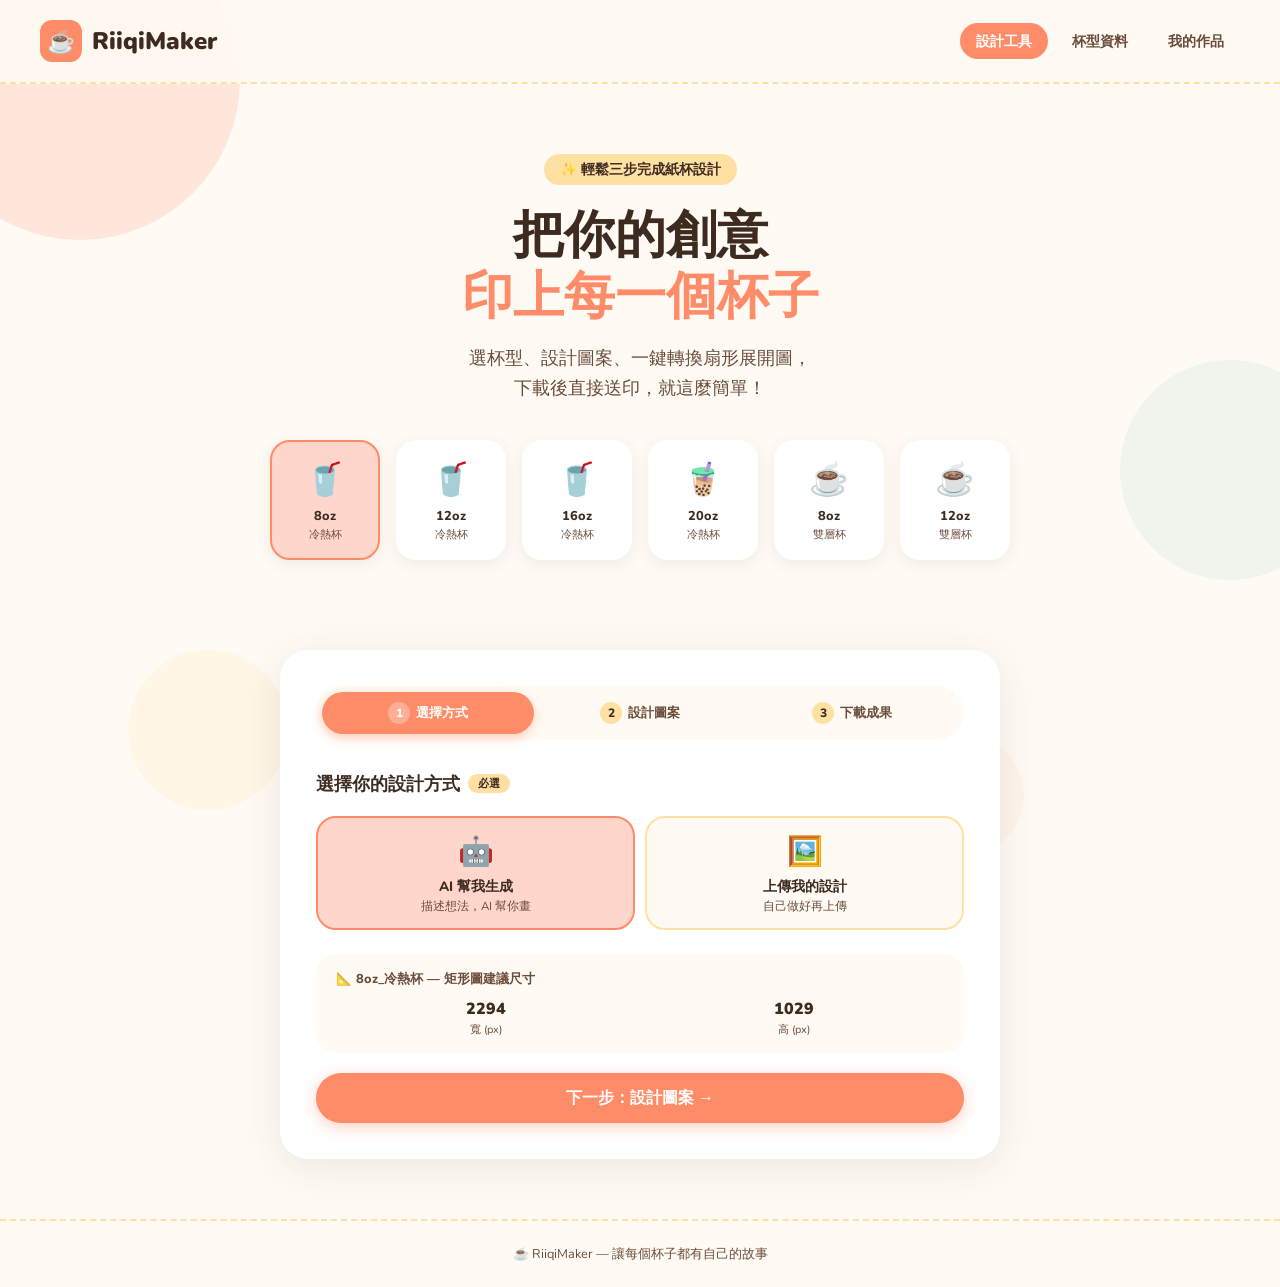
<file: demo.html>
<!DOCTYPE html>
<html lang="zh-TW">
<head>
  <meta charset="UTF-8">
  <meta name="viewport" content="width=device-width, initial-scale=1.0">
  <title>RiiqiMaker ☕</title>
  <link href="https://fonts.googleapis.com/css2?family=Nunito:wght@400;600;700;800;900&display=swap" rel="stylesheet">
  <style>
    *, *::before, *::after { box-sizing: border-box; margin: 0; padding: 0; }

    :root {
      --cream:   #FFFBF4;
      --orange:  #FF8C69;
      --orange2: #FF6B45;
      --green:   #A8D8C8;
      --green2:  #7EC8B0;
      --brown:   #3D2B1F;
      --brown2:  #6B4C3B;
      --yellow:  #FFE0A3;
      --pink:    #FFD6CC;
      --radius:  20px;
    }

    body {
      font-family: 'Nunito', sans-serif;
      background: var(--cream);
      color: var(--brown);
      min-height: 100vh;
      overflow-x: hidden;
    }

    /* ── 背景裝飾泡泡 ── */
    .bg-blobs {
      position: fixed; inset: 0; pointer-events: none; z-index: 0;
    }
    .blob {
      position: absolute; border-radius: 50%; opacity: .18;
      animation: float 8s ease-in-out infinite;
    }
    .blob-1 { width:320px; height:320px; background:var(--orange); top:-80px; left:-80px; animation-delay:0s; }
    .blob-2 { width:220px; height:220px; background:var(--green);  top:40%;  right:-60px; animation-delay:2s; }
    .blob-3 { width:160px; height:160px; background:var(--yellow); bottom:10%; left:10%;  animation-delay:4s; }
    .blob-4 { width:120px; height:120px; background:var(--pink);   bottom:5%; right:20%; animation-delay:1s; }

    @keyframes float {
      0%,100% { transform: translateY(0) scale(1); }
      50%      { transform: translateY(-20px) scale(1.05); }
    }

    /* ── Header ── */
    header {
      position: relative; z-index: 10;
      display: flex; align-items: center; justify-content: space-between;
      padding: 20px 40px;
      background: rgba(255,251,244,.85);
      backdrop-filter: blur(10px);
      border-bottom: 2px dashed var(--yellow);
    }
    .logo {
      display: flex; align-items: center; gap: 10px;
      font-size: 1.5rem; font-weight: 900; color: var(--brown);
    }
    .logo-icon {
      width: 42px; height: 42px;
      background: var(--orange); border-radius: 12px;
      display: flex; align-items: center; justify-content: center;
      font-size: 1.4rem;
      transition: transform .3s;
    }
    .logo:hover .logo-icon { transform: rotate(-15deg) scale(1.1); }

    nav { display: flex; gap: 8px; }
    nav a {
      text-decoration: none; color: var(--brown2);
      font-weight: 700; font-size: .9rem;
      padding: 8px 16px; border-radius: 30px;
      transition: all .25s; white-space: nowrap;
    }
    nav a:hover { background: var(--yellow); color: var(--brown); }
    nav a.active { background: var(--orange); color: #fff; }

    /* ── 漢堡選單 ── */
    .hamburger {
      display: none; flex-direction: column; gap: 5px;
      cursor: pointer; padding: 6px; border-radius: 10px;
      transition: background .2s;
    }
    .hamburger:hover { background: var(--yellow); }
    .hamburger span {
      display: block; width: 22px; height: 2.5px;
      background: var(--brown); border-radius: 4px;
      transition: all .3s;
    }
    .hamburger.open span:nth-child(1) { transform: translateY(7.5px) rotate(45deg); }
    .hamburger.open span:nth-child(2) { opacity: 0; }
    .hamburger.open span:nth-child(3) { transform: translateY(-7.5px) rotate(-45deg); }

    .mobile-menu {
      display: none; position: absolute; top: 100%; left: 0; right: 0;
      background: rgba(255,251,244,.97); backdrop-filter: blur(10px);
      border-bottom: 2px dashed var(--yellow);
      flex-direction: column; padding: 12px 16px 16px; gap: 4px;
      z-index: 99;
    }
    .mobile-menu.open { display: flex; }
    .mobile-menu a {
      text-decoration: none; color: var(--brown2);
      font-weight: 700; font-size: 1rem;
      padding: 12px 16px; border-radius: 14px;
      transition: all .2s;
    }
    .mobile-menu a:hover,
    .mobile-menu a.active { background: var(--pink); color: var(--brown); }
    .mobile-menu a.active { color: var(--orange); }

    /* ── Hero ── */
    .hero {
      position: relative; z-index: 5;
      text-align: center;
      padding: 70px 20px 50px;
    }
    .hero-badge {
      display: inline-block;
      background: var(--yellow); color: var(--brown);
      font-weight: 800; font-size: .85rem;
      padding: 6px 16px; border-radius: 30px;
      margin-bottom: 20px;
      animation: badge-bounce .6s ease-out;
    }
    @keyframes badge-bounce {
      0%   { transform: scale(.5); opacity:0; }
      70%  { transform: scale(1.1); }
      100% { transform: scale(1);   opacity:1; }
    }
    .hero h1 {
      font-size: clamp(2rem, 5vw, 3.2rem);
      font-weight: 900; line-height: 1.2;
      margin-bottom: 16px;
    }
    .hero h1 span { color: var(--orange); }
    .hero p {
      font-size: 1.1rem; color: var(--brown2);
      max-width: 480px; margin: 0 auto 36px;
      line-height: 1.7;
    }
    .hero-cups {
      display: flex; justify-content: center; gap: 16px;
      margin-bottom: 40px; flex-wrap: wrap;
    }
    .cup-card {
      background: #fff; border-radius: var(--radius);
      padding: 16px 20px; cursor: pointer;
      border: 2px solid transparent;
      transition: all .25s;
      box-shadow: 0 4px 16px rgba(61,43,31,.08);
      min-width: 110px; text-align: center;
    }
    .cup-card:hover {
      border-color: var(--orange);
      transform: translateY(-4px);
      box-shadow: 0 8px 24px rgba(255,140,105,.25);
    }
    .cup-card.selected {
      border-color: var(--orange);
      background: var(--pink);
    }
    .cup-card .cup-emoji { font-size: 2rem; display: block; margin-bottom: 6px; }
    .cup-card .cup-name { font-size: .8rem; font-weight: 800; color: var(--brown); }
    .cup-card .cup-type { font-size: .7rem; color: var(--brown2); margin-top: 2px; }

    /* ── Main Card ── */
    .main-container {
      position: relative; z-index: 5;
      max-width: 760px; margin: 0 auto 60px;
      padding: 0 20px;
    }
    .card {
      background: #fff;
      border-radius: 28px;
      padding: 36px;
      box-shadow: 0 8px 40px rgba(61,43,31,.10);
    }

    /* ── Steps ── */
    .steps {
      display: flex; gap: 0; margin-bottom: 32px;
      background: var(--cream); border-radius: 50px;
      padding: 6px; position: relative;
    }
    .step-btn {
      flex: 1; padding: 10px 8px; border: none; background: none;
      border-radius: 40px; cursor: pointer;
      font-family: 'Nunito', sans-serif;
      font-weight: 800; font-size: .82rem;
      color: var(--brown2); transition: all .25s;
      display: flex; align-items: center; justify-content: center; gap: 6px;
    }
    .step-btn.active {
      background: var(--orange); color: #fff;
      box-shadow: 0 4px 12px rgba(255,140,105,.4);
    }
    .step-btn .step-num {
      width: 22px; height: 22px; border-radius: 50%;
      background: rgba(255,255,255,.3);
      display: flex; align-items: center; justify-content: center;
      font-size: .75rem;
    }
    .step-btn:not(.active) .step-num {
      background: var(--yellow);
      color: var(--brown);
    }

    /* ── Section title ── */
    .section-title {
      font-size: 1.1rem; font-weight: 900;
      margin-bottom: 20px; display: flex; align-items: center; gap: 8px;
    }
    .section-title .tag {
      background: var(--yellow); color: var(--brown);
      font-size: .7rem; padding: 2px 10px; border-radius: 20px;
    }

    /* ── Input mode tabs ── */
    .mode-tabs {
      display: flex; gap: 10px; margin-bottom: 24px;
    }
    .mode-tab {
      flex: 1; padding: 14px; border-radius: var(--radius);
      border: 2px solid var(--yellow); background: var(--cream);
      cursor: pointer; text-align: center;
      transition: all .25s; font-family: 'Nunito', sans-serif;
    }
    .mode-tab:hover { border-color: var(--orange); background: var(--pink); }
    .mode-tab.active { border-color: var(--orange); background: var(--pink); }
    .mode-tab .mode-icon { font-size: 1.8rem; display: block; margin-bottom: 6px; }
    .mode-tab .mode-label { font-size: .85rem; font-weight: 800; color: var(--brown); }
    .mode-tab .mode-desc  { font-size: .72rem; color: var(--brown2); margin-top: 2px; }

    /* ── Form ── */
    .form-group { margin-bottom: 18px; }
    .form-group label {
      display: block; font-size: .85rem; font-weight: 800;
      margin-bottom: 7px; color: var(--brown);
    }
    .form-group label span { color: var(--orange); }
    .form-group input,
    .form-group textarea,
    .form-group select {
      width: 100%; padding: 12px 16px;
      border: 2px solid var(--yellow); border-radius: 14px;
      font-family: 'Nunito', sans-serif; font-size: .95rem;
      background: var(--cream); color: var(--brown);
      outline: none; transition: border-color .2s;
      resize: none;
    }
    .form-group input:focus,
    .form-group textarea:focus,
    .form-group select:focus { border-color: var(--orange); background: #fff; }

    /* ── Info box ── */
    .info-box {
      background: var(--yellow); border-radius: 14px;
      padding: 14px 18px; margin-bottom: 20px;
      display: flex; align-items: flex-start; gap: 10px;
      font-size: .85rem; line-height: 1.6;
    }
    .info-box .icon { font-size: 1.2rem; flex-shrink: 0; }

    /* ── Upload zone ── */
    .upload-zone {
      border: 2.5px dashed var(--orange);
      border-radius: var(--radius); padding: 40px 20px;
      text-align: center; cursor: pointer;
      transition: all .25s; background: var(--cream);
    }
    .upload-zone:hover { background: var(--pink); }
    .upload-zone .upload-icon { font-size: 2.5rem; margin-bottom: 10px; display: block; }
    .upload-zone .upload-text { font-weight: 800; font-size: 1rem; color: var(--brown); }
    .upload-zone .upload-hint { font-size: .78rem; color: var(--brown2); margin-top: 6px; }

    /* ── Btn ── */
    .btn {
      display: inline-flex; align-items: center; justify-content: center; gap: 8px;
      padding: 14px 28px; border-radius: 50px;
      font-family: 'Nunito', sans-serif; font-weight: 800; font-size: 1rem;
      cursor: pointer; border: none; transition: all .25s;
      text-decoration: none;
    }
    .btn-primary {
      background: var(--orange); color: #fff;
      box-shadow: 0 4px 16px rgba(255,140,105,.4);
      width: 100%; margin-top: 8px;
    }
    .btn-primary:hover {
      background: var(--orange2);
      transform: translateY(-2px);
      box-shadow: 0 8px 24px rgba(255,140,105,.5);
    }
    .btn-primary:active { transform: scale(.97); }

    .btn-secondary {
      background: var(--green); color: var(--brown);
      box-shadow: 0 4px 12px rgba(168,216,200,.4);
    }
    .btn-secondary:hover { background: var(--green2); transform: translateY(-2px); }

    .btn-outline {
      background: #fff; color: var(--brown);
      border: 2px solid var(--yellow);
    }
    .btn-outline:hover { border-color: var(--orange); background: var(--pink); }

    /* ── Result section ── */
    .result-section { display: none; }
    .result-section.show { display: block; }

    .result-grid {
      display: grid; grid-template-columns: 1fr 1fr; gap: 16px;
      margin-bottom: 20px;
    }
    .result-card {
      border-radius: var(--radius); overflow: hidden;
      border: 2px solid var(--yellow);
      transition: transform .25s;
    }
    .result-card:hover { transform: translateY(-3px); }
    .result-preview {
      height: 160px; background: linear-gradient(135deg, var(--yellow) 0%, var(--pink) 100%);
      display: flex; align-items: center; justify-content: center;
      font-size: 3rem;
    }
    .result-info {
      padding: 12px 14px; background: #fff;
    }
    .result-info .file-name {
      font-size: .72rem; font-weight: 700; color: var(--brown2);
      margin-bottom: 10px; word-break: break-all;
    }
    .result-info .btn { font-size: .8rem; padding: 8px 16px; width: 100%; }

    /* ── Progress ── */
    .progress-wrap { display: none; }
    .progress-wrap.show { display: block; }
    .progress-bar-bg {
      background: var(--yellow); border-radius: 50px; height: 12px;
      overflow: hidden; margin: 12px 0;
    }
    .progress-bar-fill {
      height: 100%; background: var(--orange); border-radius: 50px;
      width: 0%; transition: width .4s ease;
    }
    .progress-msg {
      font-size: .85rem; color: var(--brown2); font-weight: 700;
      text-align: center;
    }

    /* ── Success ── */
    .success-badge {
      display: none; background: var(--green); color: var(--brown);
      border-radius: 14px; padding: 12px 16px;
      font-weight: 800; font-size: .9rem;
      align-items: center; gap: 8px; margin-bottom: 16px;
    }
    .success-badge.show { display: flex; }

    /* ── Cup spec ── */
    .spec-box {
      display: none; background: var(--cream);
      border-radius: var(--radius); padding: 16px 20px; margin-top: 16px;
    }
    .spec-box.show { display: block; }
    .spec-title { font-size: .8rem; font-weight: 800; margin-bottom: 10px; color: var(--brown2); }
    .spec-grid { display: grid; grid-template-columns: repeat(3, 1fr); gap: 8px; }
    .spec-item { text-align: center; }
    .spec-item .val { font-size: 1rem; font-weight: 900; color: var(--brown); }
    .spec-item .key { font-size: .68rem; color: var(--brown2); margin-top: 2px; }

    /* ── Divider ── */
    .divider {
      border: none; border-top: 2px dashed var(--yellow);
      margin: 24px 0;
    }

    /* ── Footer ── */
    footer {
      position: relative; z-index: 5;
      text-align: center; padding: 24px;
      font-size: .8rem; color: var(--brown2);
      border-top: 2px dashed var(--yellow);
    }

    /* ── Wobble animation ── */
    @keyframes wobble {
      0%,100% { transform: rotate(0deg); }
      25%      { transform: rotate(-8deg); }
      75%      { transform: rotate(8deg); }
    }
    .wobble { animation: wobble .5s ease; }

    /* ── Responsive ── */
    @media(max-width:600px) {
      /* Header */
      header { padding: 12px 16px; }
      .logo { font-size: 1.1rem; white-space: nowrap; }
      .logo-icon { width: 34px; height: 34px; font-size: 1.1rem; }
      #desktopNav { display: none; }
      .hamburger { display: flex; }

      /* Hero */
      .hero { padding: 40px 16px 30px; }
      .hero p { font-size: .95rem; }

      /* Cup cards — horizontal scroll */
      .hero-cups {
        flex-wrap: nowrap;
        overflow-x: auto;
        justify-content: flex-start;
        padding: 4px 16px 12px;
        gap: 10px;
        -webkit-overflow-scrolling: touch;
        scrollbar-width: none;
      }
      .hero-cups::-webkit-scrollbar { display: none; }
      .cup-card { min-width: 90px; flex-shrink: 0; padding: 12px 14px; }
      .cup-card .cup-emoji { font-size: 1.6rem; }

      /* Main card */
      .main-container { padding: 0 12px; }
      .card { padding: 20px 16px; border-radius: 20px; }

      /* Steps */
      .steps { gap: 4px; }
      .step-btn { font-size: .72rem; padding: 8px 4px; gap: 4px; }
      .step-btn .step-num { width: 18px; height: 18px; font-size: .65rem; }

      /* Mode tabs */
      .mode-tabs { flex-direction: column; gap: 8px; }
      .mode-tab { display: flex; align-items: center; gap: 12px; text-align: left; padding: 12px 16px; }
      .mode-tab .mode-icon { font-size: 1.4rem; display: inline; margin-bottom: 0; flex-shrink: 0; }

      /* Form */
      .form-group input,
      .form-group textarea,
      .form-group select { font-size: .9rem; padding: 10px 14px; }

      /* Upload */
      .upload-zone { padding: 28px 16px; }

      /* Results */
      .result-grid { grid-template-columns: 1fr; }
      .result-preview { height: 130px; }

      /* Spec */
      .spec-grid { grid-template-columns: repeat(2, 1fr); }

      /* Btn */
      .btn { font-size: .9rem; padding: 12px 20px; }
    }

    /* 超小螢幕 320px */
    @media(max-width:360px) {
      .step-btn span:not(.step-num) { display: none; }
      .step-btn { justify-content: center; }
    }
  </style>
</head>
<body>

<!-- 背景泡泡 -->
<div class="bg-blobs">
  <div class="blob blob-1"></div>
  <div class="blob blob-2"></div>
  <div class="blob blob-3"></div>
  <div class="blob blob-4"></div>
</div>

<!-- Header -->
<header style="position:relative">
  <div class="logo">
    <div class="logo-icon">☕</div>
    RiiqiMaker
  </div>
  <!-- 桌面導覽 -->
  <nav id="desktopNav">
    <a href="#" class="active">設計工具</a>
    <a href="#">杯型資料</a>
    <a href="#">我的作品</a>
  </nav>
  <!-- 手機漢堡 -->
  <div class="hamburger" id="hamburger" onclick="toggleMenu()">
    <span></span><span></span><span></span>
  </div>
  <!-- 手機展開選單 -->
  <div class="mobile-menu" id="mobileMenu">
    <a href="#" class="active">設計工具</a>
    <a href="#">杯型資料</a>
    <a href="#">我的作品</a>
  </div>
</header>

<!-- Hero -->
<section class="hero">
  <div class="hero-badge">✨ 輕鬆三步完成紙杯設計</div>
  <h1>把你的創意<br><span>印上每一個杯子</span></h1>
  <p>選杯型、設計圖案、一鍵轉換扇形展開圖，<br>下載後直接送印，就這麼簡單！</p>

  <!-- 杯型選擇 -->
  <div class="hero-cups" id="cupCards">
    <div class="cup-card selected" onclick="selectCup(this,'8oz_冷熱杯',2.230,326.18,238.56,41.17,2294,1029)">
      <span class="cup-emoji">🥤</span>
      <div class="cup-name">8oz</div>
      <div class="cup-type">冷熱杯</div>
    </div>
    <div class="cup-card" onclick="selectCup(this,'12oz_冷熱杯',2.103,369.95,263.51,40.96,2588,1231)">
      <span class="cup-emoji">🥤</span>
      <div class="cup-name">12oz</div>
      <div class="cup-type">冷熱杯</div>
    </div>
    <div class="cup-card" onclick="selectCup(this,'16oz_冷熱杯',1.805,426.61,296.43,35.55,2605,1443)">
      <span class="cup-emoji">🥤</span>
      <div class="cup-name">16oz</div>
      <div class="cup-type">冷熱杯</div>
    </div>
    <div class="cup-card" onclick="selectCup(this,'20oz_冷熱杯',1.528,502.33,343.30,30.12,2610,1708)">
      <span class="cup-emoji">🧋</span>
      <div class="cup-name">20oz</div>
      <div class="cup-type">冷熱杯</div>
    </div>
    <div class="cup-card" onclick="selectCup(this,'8oz_雙層杯',2.534,357.69,280.67,38.26,2344,925)">
      <span class="cup-emoji">☕</span>
      <div class="cup-name">8oz</div>
      <div class="cup-type">雙層杯</div>
    </div>
    <div class="cup-card" onclick="selectCup(this,'12oz_雙層杯',2.325,397.51,300.63,38.99,2653,1141)">
      <span class="cup-emoji">☕</span>
      <div class="cup-name">12oz</div>
      <div class="cup-type">雙層杯</div>
    </div>
  </div>
</section>

<!-- Main card -->
<div class="main-container">
  <div class="card">

    <!-- Steps -->
    <div class="steps">
      <button class="step-btn active" id="stepBtn1" onclick="goStep(1)">
        <span class="step-num">1</span> 選擇方式
      </button>
      <button class="step-btn" id="stepBtn2" onclick="goStep(2)">
        <span class="step-num">2</span> 設計圖案
      </button>
      <button class="step-btn" id="stepBtn3" onclick="goStep(3)">
        <span class="step-num">3</span> 下載成果
      </button>
    </div>

    <!-- ═══ Step 1 ═══ -->
    <div id="step1">
      <div class="section-title">
        選擇你的設計方式
        <span class="tag">必選</span>
      </div>

      <div class="mode-tabs">
        <div class="mode-tab active" id="modeAI" onclick="selectMode('ai')">
          <span class="mode-icon">🤖</span>
          <div class="mode-label">AI 幫我生成</div>
          <div class="mode-desc">描述想法，AI 幫你畫</div>
        </div>
        <div class="mode-tab" id="modeUpload" onclick="selectMode('upload')">
          <span class="mode-icon">🖼️</span>
          <div class="mode-label">上傳我的設計</div>
          <div class="mode-desc">自己做好再上傳</div>
        </div>
      </div>

      <!-- 杯型規格 -->
      <div class="spec-box show" id="specBox">
        <div class="spec-title">📐 <span id="specCupName">8oz_冷熱杯</span> — 矩形圖建議尺寸</div>
        <div class="spec-grid" style="grid-template-columns: 1fr 1fr;">
          <div class="spec-item">
            <div class="val" id="specW">2294</div>
            <div class="key">寬 (px)</div>
          </div>
          <div class="spec-item">
            <div class="val" id="specH">1029</div>
            <div class="key">高 (px)</div>
          </div>
        </div>
      </div>

      <button class="btn btn-primary" onclick="goStep(2)" style="margin-top:20px">
        下一步：設計圖案 →
      </button>
    </div>

    <!-- ═══ Step 2 ═══ -->
    <div id="step2" style="display:none">

      <!-- AI mode -->
      <div id="aiForm">
        <div class="section-title">告訴 AI 你想要什麼 🎨</div>

        <div class="info-box">
          <span class="icon">💡</span>
          <div>矩形圖尺寸已自動設定為 <strong id="infoRatio">2294 × 1029 px</strong>，你只需要描述圖案內容就好！</div>
        </div>

        <div class="form-group">
          <label>主題 <span>*</span></label>
          <input type="text" placeholder="例如：夏日海灘、聖誕節、珍珠奶茶品牌" id="inputTheme">
        </div>
        <div class="form-group">
          <label>風格 <span>*</span></label>
          <input type="text" placeholder="例如：可愛插畫風、日系簡約、復古美式" id="inputStyle">
        </div>
        <div class="form-group">
          <label>主要文字（選填）</label>
          <input type="text" placeholder="例如：夏日特調、Summer Vibes" id="inputText">
        </div>
        <div class="form-group">
          <label>補充說明（選填）</label>
          <textarea rows="3" placeholder="其他想讓 AI 知道的細節..."></textarea>
        </div>

        <button class="btn btn-primary" onclick="startGenerate()">
          ✨ 開始生成矩形圖
        </button>
      </div>

      <!-- Upload mode -->
      <div id="uploadForm" style="display:none">
        <div class="section-title">上傳你的設計稿 📁</div>

        <div class="info-box">
          <span class="icon">📐</span>
          <div>
            請確認你的圖片尺寸符合規格：<br>
            <strong>建議尺寸：<span id="infoCanva">2294 × 1029 px</span></strong>
          </div>
        </div>

        <div class="upload-zone" onclick="fakeUpload()">
          <span class="upload-icon">☁️</span>
          <div class="upload-text">點擊或拖曳圖片到這裡</div>
          <div class="upload-hint">支援 PNG / JPG，檔案大小上限 10MB</div>
        </div>

        <button class="btn btn-primary" onclick="startGenerate()" style="margin-top:16px">
          ✅ 確認上傳並轉換
        </button>
      </div>

      <!-- Progress -->
      <div class="progress-wrap" id="progressWrap">
        <hr class="divider">
        <div class="section-title" style="justify-content:center">
          正在處理中，請稍候 ⏳
        </div>
        <div class="progress-bar-bg">
          <div class="progress-bar-fill" id="progressFill"></div>
        </div>
        <div class="progress-msg" id="progressMsg">準備中...</div>
      </div>
    </div>

    <!-- ═══ Step 3 ═══ -->
    <div id="step3" style="display:none">
      <div class="success-badge show">
        🎉 太棒了！你的設計已完成，可以下載囉！
      </div>

      <div class="section-title">下載你的成果 💾</div>

      <div class="result-grid">
        <div class="result-card">
          <div class="result-preview">🖼️</div>
          <div class="result-info">
            <div class="file-name" id="rectFileName">8oz_冷熱杯_矩形圖_20260420_143052.png</div>
            <button class="btn btn-outline" onclick="fakeDownload('矩形圖')">⬇ 下載矩形圖</button>
          </div>
        </div>
        <div class="result-card">
          <div class="result-preview" style="background:linear-gradient(135deg,var(--green) 0%,var(--yellow) 100%)">🌀</div>
          <div class="result-info">
            <div class="file-name" id="fanFileName">8oz_冷熱杯_扇形圖_20260420_143052.png</div>
            <button class="btn btn-secondary" onclick="fakeDownload('扇形圖')">⬇ 下載扇形圖</button>
          </div>
        </div>
      </div>

      <button class="btn btn-outline" onclick="reset()" style="width:100%">
        🔄 重新設計
      </button>
    </div>

  </div>
</div>

<footer>
  ☕ RiiqiMaker — 讓每個杯子都有自己的故事
</footer>

<script>
  // ── 漢堡選單 ──
  function toggleMenu() {
    const hb = document.getElementById('hamburger');
    const mn = document.getElementById('mobileMenu');
    hb.classList.toggle('open');
    mn.classList.toggle('open');
  }
  document.addEventListener('click', e => {
    if (!e.target.closest('header')) {
      document.getElementById('hamburger').classList.remove('open');
      document.getElementById('mobileMenu').classList.remove('open');
    }
  });

  // ── 杯型資料 ──
  let currentCup = {
    name: '8oz_冷熱杯', ratio: 2.230,
    R: 326.18, r: 238.56, theta: 41.17,
    W: 2294, H: 1029
  };
  let currentMode = 'ai';

  function selectCup(el, name, ratio, R, r, theta, W, H) {
    document.querySelectorAll('.cup-card').forEach(c => c.classList.remove('selected'));
    el.classList.add('selected');
    // wobble 動畫
    const icon = el.querySelector('.cup-emoji');
    icon.classList.remove('wobble');
    void icon.offsetWidth;
    icon.classList.add('wobble');
    setTimeout(() => icon.classList.remove('wobble'), 500);

    currentCup = { name, ratio, R, r, theta, W, H };
    updateSpec();
  }

  function updateSpec() {
    document.getElementById('specCupName').textContent = currentCup.name;
    document.getElementById('specW').textContent = currentCup.W;
    document.getElementById('specH').textContent = currentCup.H;
    document.getElementById('infoRatio').textContent = currentCup.W + ' × ' + currentCup.H + ' px';
    document.getElementById('infoCanva').textContent = currentCup.W + ' × ' + currentCup.H + ' px';
  }

  function selectMode(mode) {
    currentMode = mode;
    document.getElementById('modeAI').classList.toggle('active', mode === 'ai');
    document.getElementById('modeUpload').classList.toggle('active', mode === 'upload');
    document.getElementById('aiForm').style.display     = mode === 'ai' ? 'block' : 'none';
    document.getElementById('uploadForm').style.display = mode === 'upload' ? 'block' : 'none';
  }

  function goStep(n) {
    [1,2,3].forEach(i => {
      document.getElementById('step'+i).style.display = i===n ? 'block' : 'none';
      document.getElementById('stepBtn'+i).classList.toggle('active', i===n);
    });
  }

  // ── 模擬生成流程 ──
  function startGenerate() {
    document.getElementById('progressWrap').classList.add('show');
    const fill = document.getElementById('progressFill');
    const msg  = document.getElementById('progressMsg');
    const msgs = [
      '正在理解你的想法... 🧠',
      '繪製矩形設計圖... 🎨',
      '套入扇形遮罩... 🌀',
      '極座標轉換中... ⚙️',
      '最後潤飾... ✨',
      '完成！🎉'
    ];
    let pct = 0, idx = 0;
    const iv = setInterval(() => {
      pct += Math.random() * 18 + 5;
      if (pct >= 100) { pct = 100; clearInterval(iv); setTimeout(() => showResult(), 400); }
      fill.style.width = pct + '%';
      msg.textContent  = msgs[Math.min(idx++, msgs.length-1)];
    }, 500);
  }

  function showResult() {
    const now = new Date();
    const pad = n => String(n).padStart(2,'0');
    const date = `${now.getFullYear()}${pad(now.getMonth()+1)}${pad(now.getDate())}`;
    const time = `${pad(now.getHours())}${pad(now.getMinutes())}${pad(now.getSeconds())}`;
    document.getElementById('rectFileName').textContent = `${currentCup.name}_矩形圖_${date}_${time}.png`;
    document.getElementById('fanFileName').textContent  = `${currentCup.name}_扇形圖_${date}_${time}.png`;
    goStep(3);
  }

  function fakeDownload(type) {
    const btn = event.target;
    const orig = btn.textContent;
    btn.textContent = '✅ 已下載！';
    btn.disabled = true;
    setTimeout(() => { btn.textContent = orig; btn.disabled = false; }, 2000);
  }

  function fakeUpload() {
    const zone = document.querySelector('.upload-zone');
    zone.innerHTML = `
      <span class="upload-icon">✅</span>
      <div class="upload-text">設計稿已上傳！</div>
      <div class="upload-hint">尺寸驗證通過 — ${currentCup.W} × ${currentCup.H} px</div>
    `;
  }

  function reset() {
    goStep(1);
    document.getElementById('progressWrap').classList.remove('show');
    document.getElementById('progressFill').style.width = '0%';
    selectMode('ai');
    document.querySelector('.upload-zone').innerHTML = `
      <span class="upload-icon">☁️</span>
      <div class="upload-text">點擊或拖曳圖片到這裡</div>
      <div class="upload-hint">支援 PNG / JPG，檔案大小上限 10MB</div>
    `;
  }
</script>
</body>
</html>
</file>
